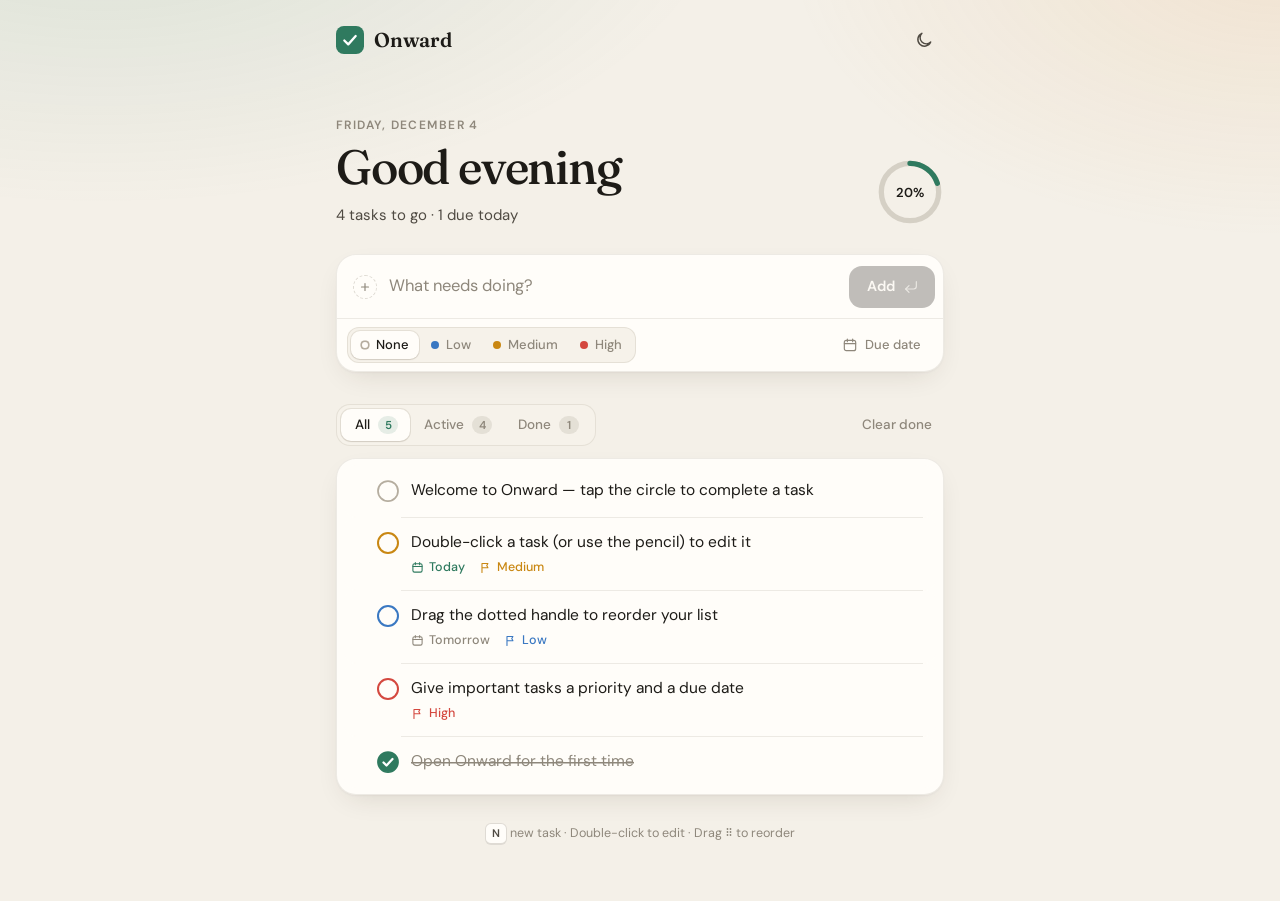
<file: index.html>
<!doctype html>
<html lang="en">
<head>
  <meta charset="utf-8">
  <meta name="viewport" content="width=device-width, initial-scale=1, viewport-fit=cover">
  <title>Onward</title>
  <meta name="description" content="Onward — a calm, beautiful todo list.">
  <meta name="theme-color" content="#f4f0e8">
  <link rel="icon" href="favicon.svg" type="image/svg+xml">
  <link rel="preconnect" href="https://fonts.googleapis.com">
  <link rel="preconnect" href="https://fonts.gstatic.com" crossorigin>
  <link rel="stylesheet" href="https://fonts.googleapis.com/css2?family=DM+Sans:opsz,wght@9..40,400;9..40,500;9..40,600&family=Fraunces:opsz,wght@9..144,400;9..144,500;9..144,600&display=swap">
  <link rel="stylesheet" href="styles.css">
  <script>
    // Apply the saved theme before first paint to avoid a flash.
    try {
      var t = JSON.parse(localStorage.getItem('onward:theme'));
      if (t === 'light' || t === 'dark') document.documentElement.dataset.theme = t;
    } catch (e) {}
  </script>
</head>
<body>
  <div class="backdrop" aria-hidden="true"></div>

  <div class="app">
    <header class="topbar">
      <div class="brand">
        <svg class="brand-mark" viewBox="0 0 32 32" aria-hidden="true">
          <rect width="32" height="32" rx="9" class="brand-bg"/>
          <path d="M9.5 16.5l4.5 4.5 8.5-9.5" class="brand-tick"/>
        </svg>
        <span>Onward</span>
      </div>
      <button class="icon-btn theme-btn" id="theme-toggle" type="button" aria-label="Switch theme">
        <svg class="i-moon" viewBox="0 0 24 24" aria-hidden="true"><path d="M20 14.5A8 8 0 1 1 9.5 4a6.5 6.5 0 0 0 10.5 10.5z"/></svg>
        <svg class="i-sun" viewBox="0 0 24 24" aria-hidden="true"><circle cx="12" cy="12" r="4"/><path d="M12 2.5v2M12 19.5v2M4.5 12h-2M21.5 12h-2M5.6 5.6l1.4 1.4M17 17l1.4 1.4M5.6 18.4L7 17M17 7l1.4-1.4"/></svg>
      </button>
    </header>

    <main>
      <section class="hero">
        <div class="hero-text">
          <p class="eyebrow" id="today-label"></p>
          <h1 class="greeting" id="greeting">Hello</h1>
          <p class="summary" id="summary"></p>
        </div>
        <div class="ring" id="ring" role="img" aria-label="No tasks yet">
          <svg viewBox="0 0 64 64" aria-hidden="true">
            <circle class="ring-track" cx="32" cy="32" r="27"/>
            <circle class="ring-bar" id="ring-bar" cx="32" cy="32" r="27"/>
          </svg>
          <span class="ring-label" id="ring-label">0%</span>
        </div>
      </section>

      <form class="composer" id="composer" autocomplete="off">
        <div class="composer-row">
          <span class="composer-icon" aria-hidden="true">
            <svg viewBox="0 0 24 24"><path d="M12 6v12M6 12h12"/></svg>
          </span>
          <label class="sr-only" for="new-title">New task</label>
          <input class="composer-input" id="new-title" type="text" placeholder="What needs doing?" maxlength="300" enterkeyhint="done">
          <button class="add-btn" id="add-btn" type="submit" disabled>
            <span>Add</span>
            <svg viewBox="0 0 24 24" aria-hidden="true"><path d="M9 10l-5 5 5 5"/><path d="M20 4v7a4 4 0 0 1-4 4H4"/></svg>
          </button>
        </div>
        <div class="composer-meta">
          <div class="prio-picker" id="new-priority" role="radiogroup" aria-label="Priority" data-value="none">
            <button type="button" class="prio-option" role="radio" aria-checked="true" data-priority="none"><span class="prio-dot"></span><span class="prio-label">None</span></button>
            <button type="button" class="prio-option" role="radio" aria-checked="false" data-priority="low" tabindex="-1"><span class="prio-dot"></span><span class="prio-label">Low</span></button>
            <button type="button" class="prio-option" role="radio" aria-checked="false" data-priority="medium" tabindex="-1"><span class="prio-dot"></span><span class="prio-label">Medium</span></button>
            <button type="button" class="prio-option" role="radio" aria-checked="false" data-priority="high" tabindex="-1"><span class="prio-dot"></span><span class="prio-label">High</span></button>
          </div>
          <div class="date-field" id="new-due" data-value="">
            <button type="button" class="date-btn" aria-haspopup="menu" aria-expanded="false">
              <svg viewBox="0 0 24 24" aria-hidden="true"><rect x="3.5" y="5" width="17" height="15.5" rx="3"/><path d="M3.5 10h17M8 3v4M16 3v4"/></svg>
              <span class="date-label">Due date</span>
            </button>
            <button type="button" class="date-clear" aria-label="Clear due date">
              <svg viewBox="0 0 24 24" aria-hidden="true"><path d="M7 7l10 10M17 7L7 17"/></svg>
            </button>
            <input type="date" class="date-input" tabindex="-1" aria-hidden="true">
          </div>
        </div>
      </form>

      <div class="toolbar">
        <div class="tabs" id="tabs" role="tablist" aria-label="Filter tasks">
          <span class="tab-indicator" id="tab-indicator" aria-hidden="true"></span>
          <button class="tab" type="button" role="tab" data-filter="all" aria-selected="true">All <span class="tab-count" data-count="all">0</span></button>
          <button class="tab" type="button" role="tab" data-filter="active" aria-selected="false">Active <span class="tab-count" data-count="active">0</span></button>
          <button class="tab" type="button" role="tab" data-filter="completed" aria-selected="false">Done <span class="tab-count" data-count="completed">0</span></button>
        </div>
        <button class="text-btn" id="clear-done" type="button">Clear done</button>
      </div>

      <section class="panel" aria-label="Tasks">
        <ul class="list" id="list"></ul>
        <div class="empty" id="empty" hidden>
          <svg class="empty-art" viewBox="0 0 160 110" aria-hidden="true">
            <g class="empty-sun">
              <path d="M44 78a36 36 0 0 1 72 0" class="sun-disc"/>
              <path d="M80 26v-12M52 36l-8-8M108 36l8-8M36 60l-11-4M124 60l11-4" class="sun-rays"/>
            </g>
            <path d="M16 79h128" class="horizon"/>
            <path d="M36 92h44M92 92h22M56 103h48" class="horizon horizon-soft"/>
          </svg>
          <h2 id="empty-title">All clear</h2>
          <p id="empty-text">Nothing on your plate.</p>
        </div>
      </section>

      <p class="hint">
        <span class="hint-desktop"><kbd>N</kbd> new task · Double-click to edit · Drag <svg class="hint-grip" viewBox="0 0 12 20" aria-hidden="true"><circle cx="3.5" cy="5" r="1.5"/><circle cx="8.5" cy="5" r="1.5"/><circle cx="3.5" cy="10" r="1.5"/><circle cx="8.5" cy="10" r="1.5"/><circle cx="3.5" cy="15" r="1.5"/><circle cx="8.5" cy="15" r="1.5"/></svg> to reorder</span>
        <span class="hint-touch">Drag the dots to reorder · Saved on this device</span>
      </p>
    </main>
  </div>

  <div class="toast" id="toast" role="status" aria-live="polite">
    <span id="toast-text"></span>
    <button type="button" id="toast-undo">Undo</button>
  </div>

  <div class="menu" id="date-menu" role="menu" aria-label="Due date">
    <button type="button" class="menu-item" role="menuitem" data-when="today">
      <svg viewBox="0 0 24 24" aria-hidden="true"><circle cx="12" cy="12" r="4"/><path d="M12 3v2M12 19v2M3 12h2M19 12h2"/></svg>
      Today <span class="menu-hint"></span>
    </button>
    <button type="button" class="menu-item" role="menuitem" data-when="tomorrow">
      <svg viewBox="0 0 24 24" aria-hidden="true"><path d="M3 17h18M6.5 17a5.5 5.5 0 0 1 11 0M12 6v3M5 10l1.5 1.5M19 10l-1.5 1.5"/></svg>
      Tomorrow <span class="menu-hint"></span>
    </button>
    <button type="button" class="menu-item" role="menuitem" data-when="next-week">
      <svg viewBox="0 0 24 24" aria-hidden="true"><path d="M5 12h12M13 7l5 5-5 5"/></svg>
      Next week <span class="menu-hint"></span>
    </button>
    <button type="button" class="menu-item" role="menuitem" data-when="pick">
      <svg viewBox="0 0 24 24" aria-hidden="true"><rect x="3.5" y="5" width="17" height="15.5" rx="3"/><path d="M3.5 10h17M8 3v4M16 3v4"/></svg>
      Pick a date…
    </button>
    <div class="menu-sep" data-when-sep></div>
    <button type="button" class="menu-item menu-item-danger" role="menuitem" data-when="none">
      <svg viewBox="0 0 24 24" aria-hidden="true"><path d="M7 7l10 10M17 7L7 17"/></svg>
      No date
    </button>
  </div>

  <template id="task-template">
    <li class="task">
      <button class="grip" type="button" aria-label="Reorder (drag, or use arrow keys)">
        <svg viewBox="0 0 12 20" aria-hidden="true"><circle cx="3.5" cy="5" r="1.5"/><circle cx="8.5" cy="5" r="1.5"/><circle cx="3.5" cy="10" r="1.5"/><circle cx="8.5" cy="10" r="1.5"/><circle cx="3.5" cy="15" r="1.5"/><circle cx="8.5" cy="15" r="1.5"/></svg>
      </button>
      <button class="check" type="button" role="checkbox" aria-checked="false">
        <svg viewBox="0 0 24 24" aria-hidden="true"><circle class="check-ring" cx="12" cy="12" r="10"/><path class="check-tick" d="M7.5 12.5l3 3 6-6.5"/></svg>
      </button>
      <div class="task-body">
        <p class="task-title"><span></span></p>
        <div class="task-meta">
          <span class="meta-chip meta-due">
            <svg viewBox="0 0 24 24" aria-hidden="true"><rect x="3.5" y="5" width="17" height="15.5" rx="3"/><path d="M3.5 10h17M8 3v4M16 3v4"/></svg>
            <span></span>
          </span>
          <span class="meta-chip meta-prio">
            <svg viewBox="0 0 24 24" aria-hidden="true"><path d="M5.5 21V4.5M5.5 4.5h11l-2.2 4 2.2 4h-11"/></svg>
            <span></span>
          </span>
        </div>
      </div>
      <div class="task-actions">
        <button class="act act-edit" type="button" aria-label="Edit task">
          <svg viewBox="0 0 24 24" aria-hidden="true"><path d="M4 20h4L18.5 9.5a2.8 2.8 0 0 0-4-4L4 16v4z"/><path d="M13 7l4 4"/></svg>
        </button>
        <button class="act act-delete" type="button" aria-label="Delete task">
          <svg viewBox="0 0 24 24" aria-hidden="true"><path d="M4 7h16M10 11v6M14 11v6M6 7l1 12a2 2 0 0 0 2 2h6a2 2 0 0 0 2-2l1-12M9 7V4h6v3"/></svg>
        </button>
      </div>
      <div class="editor">
        <input class="edit-input" type="text" maxlength="300" aria-label="Task title" enterkeyhint="done">
        <div class="editor-row">
          <div class="prio-picker" role="radiogroup" aria-label="Priority" data-value="none">
            <button type="button" class="prio-option" role="radio" aria-checked="true" data-priority="none"><span class="prio-dot"></span><span class="prio-label">None</span></button>
            <button type="button" class="prio-option" role="radio" aria-checked="false" data-priority="low" tabindex="-1"><span class="prio-dot"></span><span class="prio-label">Low</span></button>
            <button type="button" class="prio-option" role="radio" aria-checked="false" data-priority="medium" tabindex="-1"><span class="prio-dot"></span><span class="prio-label">Medium</span></button>
            <button type="button" class="prio-option" role="radio" aria-checked="false" data-priority="high" tabindex="-1"><span class="prio-dot"></span><span class="prio-label">High</span></button>
          </div>
          <div class="date-field" data-value="">
            <button type="button" class="date-btn" aria-haspopup="menu" aria-expanded="false">
              <svg viewBox="0 0 24 24" aria-hidden="true"><rect x="3.5" y="5" width="17" height="15.5" rx="3"/><path d="M3.5 10h17M8 3v4M16 3v4"/></svg>
              <span class="date-label">Due date</span>
            </button>
            <button type="button" class="date-clear" aria-label="Clear due date">
              <svg viewBox="0 0 24 24" aria-hidden="true"><path d="M7 7l10 10M17 7L7 17"/></svg>
            </button>
            <input type="date" class="date-input" tabindex="-1" aria-hidden="true">
          </div>
          <div class="editor-actions">
            <button class="btn btn-ghost act-cancel" type="button">Cancel</button>
            <button class="btn btn-primary act-save" type="button">Save</button>
          </div>
        </div>
      </div>
    </li>
  </template>

  <script src="app.js"></script>
</body>
</html>
</file>
<file: styles.css>
/* ==========================================================================
   Onward — design tokens
   ========================================================================== */

:root {
  --bg: #f4f0e8;
  --surface: #fffdf9;
  --surface-2: #f6f2ea;
  --hover: rgba(60, 45, 20, 0.055);
  --ink: #1d1b17;
  --ink-2: #4f4a42;
  --muted: #8e877b;
  --line: rgba(60, 45, 20, 0.09);
  --line-strong: rgba(60, 45, 20, 0.16);

  --accent: #2f7a5f;
  --accent-ink: #ffffff;
  --accent-soft: rgba(47, 122, 95, 0.12);
  --accent-line: rgba(47, 122, 95, 0.35);

  --high: #d4483f;
  --medium: #c98712;
  --low: #3a78c2;
  --none: #b5ad9f;
  --danger: #c4413a;
  --danger-soft: rgba(196, 65, 58, 0.1);

  --glow-1: rgba(47, 122, 95, 0.13);
  --glow-2: rgba(222, 150, 70, 0.14);

  --toast-bg: #1f1d19;
  --toast-ink: #f4f0e8;
  --toast-accent: #7fdcb2;

  --shadow-sm: 0 1px 2px rgba(50, 35, 10, 0.06), 0 1px 1px rgba(50, 35, 10, 0.04);
  --shadow: 0 1px 2px rgba(50, 35, 10, 0.04), 0 10px 30px -12px rgba(50, 35, 10, 0.16);
  --shadow-lg: 0 2px 6px rgba(50, 35, 10, 0.05), 0 28px 56px -16px rgba(50, 35, 10, 0.28);

  --radius: 20px;
  --ease: cubic-bezier(0.2, 0.8, 0.2, 1);
  --ease-in-out: cubic-bezier(0.65, 0, 0.35, 1);

  color-scheme: light;
}

@media (prefers-color-scheme: dark) {
  :root:not([data-theme="light"]) {
    --bg: #12110f;
    --surface: #1b1a17;
    --surface-2: #22201c;
    --hover: rgba(255, 245, 225, 0.055);
    --ink: #f2eee6;
    --ink-2: #c8c1b5;
    --muted: #8a8377;
    --line: rgba(255, 245, 225, 0.075);
    --line-strong: rgba(255, 245, 225, 0.15);
    --accent: #5fcb9c;
    --accent-ink: #0b1f16;
    --accent-soft: rgba(95, 203, 156, 0.14);
    --accent-line: rgba(95, 203, 156, 0.4);
    --high: #f2766d;
    --medium: #eeb44f;
    --low: #6eaaf0;
    --none: #5f5a51;
    --danger: #f2766d;
    --danger-soft: rgba(242, 118, 109, 0.12);
    --glow-1: rgba(95, 203, 156, 0.09);
    --glow-2: rgba(238, 180, 79, 0.06);
    --toast-bg: #f2eee6;
    --toast-ink: #1d1b17;
    --toast-accent: #2f7a5f;
    --shadow-sm: 0 1px 2px rgba(0, 0, 0, 0.4);
    --shadow: 0 1px 2px rgba(0, 0, 0, 0.3), 0 12px 32px -12px rgba(0, 0, 0, 0.6);
    --shadow-lg: 0 2px 6px rgba(0, 0, 0, 0.35), 0 28px 56px -16px rgba(0, 0, 0, 0.75);
    color-scheme: dark;
  }
}

:root[data-theme="dark"] {
  --bg: #12110f;
  --surface: #1b1a17;
  --surface-2: #22201c;
  --hover: rgba(255, 245, 225, 0.055);
  --ink: #f2eee6;
  --ink-2: #c8c1b5;
  --muted: #8a8377;
  --line: rgba(255, 245, 225, 0.075);
  --line-strong: rgba(255, 245, 225, 0.15);
  --accent: #5fcb9c;
  --accent-ink: #0b1f16;
  --accent-soft: rgba(95, 203, 156, 0.14);
  --accent-line: rgba(95, 203, 156, 0.4);
  --high: #f2766d;
  --medium: #eeb44f;
  --low: #6eaaf0;
  --none: #5f5a51;
  --danger: #f2766d;
  --danger-soft: rgba(242, 118, 109, 0.12);
  --glow-1: rgba(95, 203, 156, 0.09);
  --glow-2: rgba(238, 180, 79, 0.06);
  --toast-bg: #f2eee6;
  --toast-ink: #1d1b17;
  --toast-accent: #2f7a5f;
  --shadow-sm: 0 1px 2px rgba(0, 0, 0, 0.4);
  --shadow: 0 1px 2px rgba(0, 0, 0, 0.3), 0 12px 32px -12px rgba(0, 0, 0, 0.6);
  --shadow-lg: 0 2px 6px rgba(0, 0, 0, 0.35), 0 28px 56px -16px rgba(0, 0, 0, 0.75);
  color-scheme: dark;
}

[data-priority="none"] { --p: var(--none); }
[data-priority="low"] { --p: var(--low); }
[data-priority="medium"] { --p: var(--medium); }
[data-priority="high"] { --p: var(--high); }

/* ==========================================================================
   Base
   ========================================================================== */

*, *::before, *::after { box-sizing: border-box; }

[hidden] { display: none !important; }

html { -webkit-text-size-adjust: 100%; }

body {
  margin: 0;
  min-height: 100vh;
  min-height: 100dvh;
  background: var(--bg);
  color: var(--ink);
  font-family: "DM Sans", ui-sans-serif, system-ui, -apple-system, "Segoe UI", sans-serif;
  font-size: 15px;
  line-height: 1.5;
  -webkit-font-smoothing: antialiased;
  -moz-osx-font-smoothing: grayscale;
  transition: background-color 0.3s ease, color 0.3s ease;
}

button {
  font: inherit;
  color: inherit;
  background: none;
  border: 0;
  padding: 0;
  margin: 0;
  cursor: pointer;
  -webkit-tap-highlight-color: transparent;
}

input { font: inherit; color: inherit; }

svg { display: block; }

:focus-visible {
  outline: 2px solid var(--accent);
  outline-offset: 2px;
}

.sr-only {
  position: absolute;
  width: 1px;
  height: 1px;
  padding: 0;
  margin: -1px;
  overflow: hidden;
  clip: rect(0, 0, 0, 0);
  white-space: nowrap;
  border: 0;
}

.backdrop {
  position: fixed;
  inset: 0;
  z-index: -1;
  pointer-events: none;
  background:
    radial-gradient(56rem 28rem at 8% -12%, var(--glow-1), transparent 70%),
    radial-gradient(44rem 26rem at 100% -6%, var(--glow-2), transparent 70%);
}

/* Stroke icons share one look */
.icon-btn svg, .composer-icon svg, .add-btn svg, .date-btn svg, .date-clear svg,
.meta-chip svg, .act svg, .menu-item svg {
  fill: none;
  stroke: currentColor;
  stroke-width: 1.75;
  stroke-linecap: round;
  stroke-linejoin: round;
}

/* ==========================================================================
   Layout
   ========================================================================== */

.app {
  max-width: 640px;
  margin: 0 auto;
  padding:
    max(20px, env(safe-area-inset-top))
    max(16px, env(safe-area-inset-right))
    max(56px, env(safe-area-inset-bottom))
    max(16px, env(safe-area-inset-left));
}

.topbar {
  display: flex;
  align-items: center;
  justify-content: space-between;
  margin-bottom: clamp(28px, 7vh, 56px);
}

.brand {
  display: flex;
  align-items: center;
  gap: 10px;
  font-family: "Fraunces", Georgia, serif;
  font-size: 20px;
  font-weight: 600;
  letter-spacing: -0.01em;
}

.brand-mark { width: 28px; height: 28px; }
.brand-bg { fill: var(--accent); transition: fill 0.3s; }
.brand-tick {
  fill: none;
  stroke: var(--accent-ink);
  stroke-width: 2.6;
  stroke-linecap: round;
  stroke-linejoin: round;
}

.icon-btn {
  width: 40px;
  height: 40px;
  border-radius: 12px;
  display: grid;
  place-items: center;
  color: var(--ink-2);
  transition: background-color 0.2s, color 0.2s, transform 0.2s var(--ease);
}
.icon-btn:hover { background: var(--hover); color: var(--ink); }
.icon-btn:active { transform: scale(0.94); }
.icon-btn svg { width: 20px; height: 20px; }

.theme-btn[data-mode="dark"] .i-moon,
.theme-btn:not([data-mode="dark"]) .i-sun { display: none; }

/* ==========================================================================
   Hero
   ========================================================================== */

.hero {
  display: flex;
  align-items: flex-end;
  justify-content: space-between;
  gap: 20px;
  margin-bottom: 28px;
}

.hero-text { min-width: 0; }

.eyebrow {
  margin: 0 0 8px;
  font-size: 12px;
  font-weight: 600;
  letter-spacing: 0.12em;
  text-transform: uppercase;
  color: var(--muted);
}

.greeting {
  margin: 0;
  font-family: "Fraunces", Georgia, serif;
  font-optical-sizing: auto;
  font-weight: 500;
  font-size: clamp(34px, 8vw, 48px);
  line-height: 1.04;
  letter-spacing: -0.025em;
}

.summary {
  margin: 12px 0 0;
  font-size: 15px;
  color: var(--ink-2);
}
.summary .warn { color: var(--high); }

.ring {
  position: relative;
  flex-shrink: 0;
  width: 68px;
  height: 68px;
}
.ring svg { width: 100%; height: 100%; transform: rotate(-90deg); }
.ring circle { fill: none; stroke-width: 5; }
.ring-track { stroke: var(--line-strong); }
.ring-bar {
  stroke: var(--accent);
  stroke-linecap: round;
  transition: stroke-dashoffset 0.8s var(--ease-in-out), stroke 0.3s;
}
.ring-label {
  position: absolute;
  inset: 0;
  display: grid;
  place-items: center;
  font-size: 13px;
  font-weight: 600;
  font-variant-numeric: tabular-nums;
}
.ring.pop { animation: ring-pop 0.6s var(--ease); }

@keyframes ring-pop {
  0% { transform: scale(1); }
  35% { transform: scale(1.12); }
  100% { transform: scale(1); }
}

/* ==========================================================================
   Composer
   ========================================================================== */

.composer {
  background: var(--surface);
  border: 1px solid var(--line);
  border-radius: var(--radius);
  box-shadow: var(--shadow);
  transition: box-shadow 0.25s, border-color 0.25s, background-color 0.3s;
}
.composer:focus-within {
  border-color: var(--accent-line);
  box-shadow: 0 0 0 4px var(--accent-soft), var(--shadow-lg);
}
.composer.shake { animation: shake 0.35s; }

.composer-row {
  display: flex;
  align-items: center;
  gap: 12px;
  padding: 8px 8px 8px 16px;
}

.composer-icon {
  flex-shrink: 0;
  width: 24px;
  height: 24px;
  display: grid;
  place-items: center;
  border-radius: 50%;
  border: 1.5px dashed var(--line-strong);
  color: var(--muted);
  transition: border-color 0.25s, color 0.25s, transform 0.3s var(--ease);
}
.composer-icon svg { width: 14px; height: 14px; stroke-width: 2; }
.composer:focus-within .composer-icon {
  border-color: var(--accent);
  color: var(--accent);
  transform: rotate(90deg);
}

.composer-input {
  flex: 1;
  min-width: 0;
  border: 0;
  outline: none;
  background: transparent;
  font-size: 16.5px;
  padding: 11px 0;
}
.composer-input::placeholder { color: var(--muted); opacity: 1; }

.add-btn {
  flex-shrink: 0;
  display: inline-flex;
  align-items: center;
  gap: 8px;
  height: 42px;
  padding: 0 16px 0 18px;
  border-radius: 13px;
  background: var(--ink);
  color: var(--bg);
  font-weight: 600;
  font-size: 14.5px;
  transition: transform 0.2s var(--ease), opacity 0.2s, box-shadow 0.2s;
}
.add-btn svg { width: 16px; height: 16px; opacity: 0.7; }
.add-btn:disabled { opacity: 0.28; cursor: default; }
.add-btn:not(:disabled):hover { transform: translateY(-1px); box-shadow: var(--shadow); }
.add-btn:not(:disabled):active { transform: scale(0.96); }

.composer-meta {
  display: flex;
  align-items: center;
  justify-content: space-between;
  flex-wrap: wrap;
  gap: 8px;
  padding: 8px 10px;
  border-top: 1px solid var(--line);
}

/* Priority picker (shared by composer + editor) */
.prio-picker {
  display: inline-flex;
  gap: 2px;
  padding: 3px;
  border-radius: 12px;
  background: var(--surface-2);
  border: 1px solid var(--line);
}

.prio-option {
  display: inline-flex;
  align-items: center;
  gap: 7px;
  height: 28px;
  padding: 0 10px;
  border-radius: 9px;
  font-size: 13px;
  font-weight: 500;
  color: var(--muted);
  transition: background-color 0.2s, color 0.2s, box-shadow 0.2s;
}
.prio-option:hover { color: var(--ink); }
.prio-option[aria-checked="true"] {
  background: var(--surface);
  color: var(--ink);
  box-shadow: var(--shadow-sm), 0 0 0 1px var(--line);
}

.prio-dot {
  width: 8px;
  height: 8px;
  border-radius: 50%;
  background: var(--p);
  transition: transform 0.2s var(--ease);
}
.prio-option[data-priority="none"] .prio-dot {
  background: transparent;
  box-shadow: inset 0 0 0 1.5px var(--none);
}
.prio-option[aria-checked="true"] .prio-dot { transform: scale(1.2); }

/* Date field (shared) */
.date-field {
  position: relative;
  display: inline-flex;
  align-items: center;
  border-radius: 11px;
  color: var(--muted);
}

.date-btn {
  display: inline-flex;
  align-items: center;
  gap: 7px;
  height: 34px;
  padding: 0 12px;
  border-radius: 11px;
  font-size: 13px;
  font-weight: 500;
  color: inherit;
  transition: background-color 0.2s, color 0.2s, padding 0.2s;
}
.date-btn svg { width: 16px; height: 16px; }
.date-btn:hover { background: var(--hover); color: var(--ink); }

.date-field.has-value { color: var(--accent); }
.date-field.has-value .date-btn { background: var(--accent-soft); padding-right: 32px; }
.date-field.has-value .date-btn:hover { color: var(--accent); filter: brightness(0.97); }
.date-field[data-state="overdue"] { color: var(--high); }
.date-field[data-state="overdue"] .date-btn { background: var(--danger-soft); }
.date-field[data-state="overdue"] .date-btn:hover { color: var(--high); }

.date-clear {
  position: absolute;
  right: 6px;
  width: 22px;
  height: 22px;
  border-radius: 50%;
  display: none;
  place-items: center;
  color: inherit;
  transition: background-color 0.2s;
}
.date-clear svg { width: 13px; height: 13px; stroke-width: 2.2; }
.date-clear:hover { background: var(--hover); }
.date-field.has-value .date-clear { display: grid; }

.date-input {
  position: absolute;
  left: 0;
  bottom: 0;
  width: 1px;
  height: 1px;
  padding: 0;
  border: 0;
  opacity: 0;
  pointer-events: none;
}

/* ==========================================================================
   Toolbar / tabs
   ========================================================================== */

.toolbar {
  display: flex;
  align-items: center;
  justify-content: space-between;
  gap: 12px;
  margin: 32px 0 12px;
}

.tabs {
  position: relative;
  display: inline-flex;
  padding: 4px;
  border-radius: 14px;
  background: var(--surface-2);
  border: 1px solid var(--line);
}

.tab-indicator {
  position: absolute;
  top: 4px;
  bottom: 4px;
  left: 0;
  width: 0;
  border-radius: 10px;
  background: var(--surface);
  box-shadow: var(--shadow-sm), 0 0 0 1px var(--line);
  transition: transform 0.4s var(--ease), width 0.4s var(--ease);
}

.tab {
  position: relative;
  z-index: 1;
  display: inline-flex;
  align-items: center;
  gap: 8px;
  height: 32px;
  padding: 0 12px 0 14px;
  border-radius: 10px;
  font-size: 13.5px;
  font-weight: 500;
  color: var(--muted);
  transition: color 0.2s;
}
.tab:hover, .tab[aria-selected="true"] { color: var(--ink); }

.tab-count {
  display: inline-grid;
  place-items: center;
  min-width: 20px;
  height: 18px;
  padding: 0 6px;
  border-radius: 9px;
  background: var(--line);
  font-size: 11.5px;
  font-weight: 600;
  font-variant-numeric: tabular-nums;
  transition: background-color 0.2s, color 0.2s;
}
.tab[aria-selected="true"] .tab-count { background: var(--accent-soft); color: var(--accent); }

.text-btn {
  height: 34px;
  padding: 0 12px;
  border-radius: 10px;
  font-size: 13.5px;
  font-weight: 500;
  color: var(--muted);
  transition: color 0.2s, background-color 0.2s, opacity 0.2s;
}
.text-btn:hover:not(:disabled) { color: var(--danger); background: var(--danger-soft); }
.text-btn:disabled { opacity: 0; pointer-events: none; }

/* ==========================================================================
   Task list
   ========================================================================== */

.panel {
  position: relative;
  background: var(--surface);
  border: 1px solid var(--line);
  border-radius: var(--radius);
  box-shadow: var(--shadow);
  transition: background-color 0.3s;
}

.list {
  list-style: none;
  margin: 0;
  padding: 6px;
}
.list:empty { padding: 0; }

.task {
  position: relative;
  display: grid;
  grid-template-columns: 18px 26px minmax(0, 1fr) auto;
  align-items: start;
  column-gap: 10px;
  padding: 13px 8px 13px 4px;
  border-radius: 14px;
  background: var(--surface);
  transition: background-color 0.2s;
}

/* Inset hairline divider, aligned with the title text */
.task::before {
  content: "";
  position: absolute;
  top: 0;
  left: 58px;
  right: 14px;
  height: 1px;
  background: var(--line);
  transition: opacity 0.2s;
}
.task:first-child::before,
.task:hover::before,
.task:hover + .task::before,
.task.editing::before,
.task.editing + .task::before,
.task.leaving + .task::before { opacity: 0; }

.task:hover { background: var(--surface-2); }

.task.entering { animation: task-in 0.42s var(--ease) both; }

@keyframes task-in {
  from { opacity: 0; transform: translateY(-8px) scale(0.985); }
  to { opacity: 1; transform: none; }
}

.task.leaving {
  overflow: hidden;
  opacity: 0;
  padding-top: 0;
  padding-bottom: 0;
  pointer-events: none;
  transition: height 0.32s var(--ease-in-out), opacity 0.2s, padding 0.32s var(--ease-in-out);
}

/* Grip */
.grip {
  width: 18px;
  height: 26px;
  display: grid;
  place-items: center;
  border-radius: 6px;
  color: var(--muted);
  opacity: 0;
  cursor: grab;
  touch-action: none;
  transition: opacity 0.2s, color 0.2s;
}
.grip svg { width: 10px; height: 16px; fill: currentColor; }
.task:hover .grip, .grip:focus-visible { opacity: 0.75; }
.grip:hover { color: var(--ink); }

/* Checkbox */
.check {
  width: 26px;
  height: 26px;
  display: grid;
  place-items: center;
  border-radius: 50%;
}
.check svg { width: 24px; height: 24px; overflow: visible; }
.check-ring {
  fill: transparent;
  stroke: var(--p);
  stroke-width: 1.75;
  transition: fill 0.25s, stroke 0.25s;
}
.task[data-priority="high"] .check-ring,
.task[data-priority="medium"] .check-ring,
.task[data-priority="low"] .check-ring { stroke-width: 2; }
.check-tick {
  fill: none;
  stroke: var(--accent-ink);
  stroke-width: 2.25;
  stroke-linecap: round;
  stroke-linejoin: round;
  stroke-dasharray: 16;
  stroke-dashoffset: 16;
  transition: stroke-dashoffset 0.3s 0.06s var(--ease-in-out);
}
.task:not(.done) .check:hover .check-ring {
  fill: color-mix(in srgb, var(--p) 12%, transparent);
}
.task:not(.done) .check:hover .check-tick {
  stroke: var(--p);
  stroke-dashoffset: 0;
  opacity: 0.6;
  transition: none;
}
.task.done .check-ring { fill: var(--accent); stroke: var(--accent); }
.task.done .check-tick { stroke-dashoffset: 0; }
.task.just-checked .check { animation: check-pop 0.45s var(--ease); }

@keyframes check-pop {
  0% { transform: scale(1); }
  30% { transform: scale(0.82); }
  65% { transform: scale(1.12); }
  100% { transform: scale(1); }
}

/* Body */
.task-body { min-width: 0; padding-top: 1px; }

.task-title {
  margin: 0;
  font-size: 15.5px;
  line-height: 1.5;
  color: var(--ink);
  overflow-wrap: anywhere;
  cursor: text;
  transition: color 0.3s;
}
/* Animated strikethrough */
.task-title span {
  background: linear-gradient(currentColor, currentColor) no-repeat 0 58% / 0 1.5px;
  -webkit-box-decoration-break: clone;
  box-decoration-break: clone;
  transition: background-size 0.4s var(--ease-in-out);
}
.task.done .task-title { color: var(--muted); }
.task.done .task-title span { background-size: 100% 1.5px; }

.task-meta {
  display: flex;
  flex-wrap: wrap;
  gap: 4px 14px;
  margin-top: 4px;
  font-size: 12.5px;
  font-weight: 500;
  color: var(--muted);
}
.meta-chip { display: inline-flex; align-items: center; gap: 5px; }
.meta-chip svg { width: 13px; height: 13px; stroke-width: 2; }
.meta-due[data-state="today"] { color: var(--accent); }
.meta-due[data-state="overdue"] { color: var(--high); }
.meta-prio { color: var(--p); }
.task.done .meta-chip { color: var(--muted); }

/* Actions */
.task-actions {
  display: flex;
  gap: 2px;
  margin: -3px 0 -3px;
  opacity: 0;
  transition: opacity 0.2s;
}
.task:hover .task-actions,
.task:focus-within .task-actions { opacity: 1; }

.act {
  width: 32px;
  height: 32px;
  display: grid;
  place-items: center;
  border-radius: 9px;
  color: var(--muted);
  transition: background-color 0.2s, color 0.2s;
}
.act svg { width: 17px; height: 17px; }
.act:hover { background: var(--hover); color: var(--ink); }
.act-delete:hover { background: var(--danger-soft); color: var(--danger); }

/* Inline editor */
.editor { display: none; grid-column: 3 / -1; min-width: 0; }
.task.editing { background: var(--surface-2); box-shadow: inset 0 0 0 1px var(--line); }
.task.editing .task-body,
.task.editing .task-actions { display: none; }
.task.editing .editor { display: block; }
.task.editing .grip { visibility: hidden; }

.edit-input {
  width: 100%;
  padding: 0;
  border: 0;
  outline: none;
  background: transparent;
  font-size: 16px;
  line-height: 1.5;
}

.editor-row {
  display: flex;
  flex-wrap: wrap;
  align-items: center;
  gap: 8px;
  margin-top: 10px;
}
.editor .prio-picker { background: var(--surface); }
.editor-actions { display: flex; gap: 6px; margin-left: auto; }

.btn {
  height: 32px;
  padding: 0 14px;
  border-radius: 10px;
  font-size: 13.5px;
  font-weight: 600;
  transition: background-color 0.2s, color 0.2s, transform 0.15s var(--ease);
}
.btn:active { transform: scale(0.96); }
.btn-ghost { color: var(--muted); }
.btn-ghost:hover { background: var(--hover); color: var(--ink); }
.btn-primary { background: var(--ink); color: var(--bg); }

/* Drag state */
.task.dragging {
  z-index: 10;
  background: var(--surface);
  box-shadow: var(--shadow-lg), 0 0 0 1px var(--line);
  transition: box-shadow 0.2s;
  cursor: grabbing;
}
.task.dragging .grip { opacity: 1; cursor: grabbing; }
.list.is-dragging .task:not(.dragging) { transition: transform 0.28s var(--ease); }
.list.is-dragging .task::before,
.list.is-dragging .task-actions { opacity: 0; }
.list.is-dragging .task:hover:not(.dragging) { background: var(--surface); }
body.is-grabbing { cursor: grabbing; user-select: none; -webkit-user-select: none; }

/* ==========================================================================
   Empty state
   ========================================================================== */

.empty {
  padding: 52px 24px 56px;
  text-align: center;
  animation: fade-up 0.5s var(--ease) both;
}
.empty-art { width: 140px; height: 96px; margin: 0 auto 18px; overflow: visible; }
.empty-art path { fill: none; stroke-linecap: round; stroke-linejoin: round; }
.sun-disc { stroke: var(--accent); stroke-width: 3; fill: var(--accent-soft) !important; }
.sun-rays { stroke: var(--accent); stroke-width: 3; opacity: 0.55; }
.horizon { stroke: var(--line-strong); stroke-width: 3; }
.horizon-soft { stroke: var(--line); }
.empty-sun { animation: rise 4s var(--ease-in-out) infinite alternate; transform-origin: 80px 78px; }

.empty h2 {
  margin: 0 0 6px;
  font-family: "Fraunces", Georgia, serif;
  font-weight: 500;
  font-size: 24px;
  letter-spacing: -0.015em;
}
.empty p { margin: 0 auto; max-width: 300px; color: var(--muted); font-size: 14.5px; }

@keyframes rise {
  from { transform: translateY(3px); }
  to { transform: translateY(-3px); }
}
@keyframes fade-up {
  from { opacity: 0; transform: translateY(6px); }
  to { opacity: 1; transform: none; }
}
@keyframes shake {
  20%, 60% { transform: translateX(-5px); }
  40%, 80% { transform: translateX(5px); }
}

/* ==========================================================================
   Hint, toast, menu, confetti
   ========================================================================== */

.hint {
  margin: 28px 0 0;
  text-align: center;
  font-size: 12.5px;
  color: var(--muted);
}
.hint-touch { display: none; }
.hint-grip { display: inline-block; width: 8px; height: 12px; vertical-align: -1px; fill: currentColor; }

kbd {
  display: inline-block;
  min-width: 20px;
  padding: 1px 6px;
  border-radius: 6px;
  border: 1px solid var(--line-strong);
  border-bottom-width: 2px;
  background: var(--surface);
  font-family: inherit;
  font-size: 11px;
  font-weight: 600;
  line-height: 1.5;
  text-align: center;
  color: var(--ink-2);
}

.toast {
  position: fixed;
  left: 50%;
  bottom: max(24px, env(safe-area-inset-bottom));
  z-index: 50;
  display: flex;
  align-items: center;
  gap: 14px;
  max-width: calc(100vw - 32px);
  padding: 8px 8px 8px 18px;
  border-radius: 14px;
  background: var(--toast-bg);
  color: var(--toast-ink);
  box-shadow: var(--shadow-lg);
  font-size: 14px;
  white-space: nowrap;
  opacity: 0;
  pointer-events: none;
  transform: translate(-50%, 24px) scale(0.96);
  transition: transform 0.4s cubic-bezier(0.2, 0.9, 0.25, 1.2), opacity 0.25s;
}
.toast.show { opacity: 1; pointer-events: auto; transform: translate(-50%, 0) scale(1); }
.toast span { overflow: hidden; text-overflow: ellipsis; }
.toast button {
  flex-shrink: 0;
  height: 32px;
  padding: 0 12px;
  border-radius: 9px;
  font-weight: 600;
  color: var(--toast-accent);
  transition: background-color 0.2s;
}
.toast button:hover { background: color-mix(in srgb, var(--toast-ink) 10%, transparent); }

.menu {
  position: fixed;
  top: 0;
  left: 0;
  z-index: 60;
  width: 232px;
  padding: 6px;
  border-radius: 14px;
  background: var(--surface);
  border: 1px solid var(--line);
  box-shadow: var(--shadow-lg);
  visibility: hidden;
  opacity: 0;
  transform: translateY(-4px) scale(0.98);
  transform-origin: top left;
  transition: opacity 0.16s, transform 0.16s var(--ease), visibility 0s 0.16s;
}
.menu.open {
  visibility: visible;
  opacity: 1;
  transform: none;
  transition: opacity 0.16s, transform 0.16s var(--ease), visibility 0s;
}
.menu.above { transform-origin: bottom left; }

.menu-item {
  display: flex;
  align-items: center;
  gap: 10px;
  width: 100%;
  height: 38px;
  padding: 0 10px;
  border-radius: 9px;
  font-size: 14px;
  text-align: left;
  transition: background-color 0.15s;
}
.menu-item svg { width: 17px; height: 17px; color: var(--muted); }
.menu-item:hover, .menu-item:focus-visible { background: var(--hover); outline: none; }
.menu-hint { margin-left: auto; font-size: 12.5px; color: var(--muted); }
.menu-item-danger:hover, .menu-item-danger:focus-visible { color: var(--danger); background: var(--danger-soft); }
.menu-item-danger:hover svg, .menu-item-danger:focus-visible svg { color: var(--danger); }
.menu-sep { height: 1px; margin: 4px 6px; background: var(--line); }

.confetti {
  position: fixed;
  z-index: 70;
  width: 7px;
  height: 11px;
  border-radius: 2px;
  pointer-events: none;
}

/* ==========================================================================
   Responsive + accessibility
   ========================================================================== */

@media (hover: none) {
  .grip { opacity: 0.45; }
  .task-actions { opacity: 1; }
  .act { color: var(--muted); }
  .hint-desktop { display: none; }
  .hint-touch { display: inline; }
}

@media (max-width: 520px) {
  .hero { gap: 14px; }
  .ring { width: 58px; height: 58px; }
  .ring-label { font-size: 12px; }
  .composer-row { padding-left: 14px; }
  .add-btn { padding: 0 14px; }
  .add-btn span { display: none; }
  .add-btn svg { opacity: 1; }
  .prio-option { padding: 0 9px; }
  .prio-option:not([aria-checked="true"]) .prio-label { display: none; }
  .tab { padding: 0 10px; }
  .task { column-gap: 8px; }
  .task::before { left: 52px; }
  .act { width: 30px; }
  .editor-actions { margin-left: 0; width: 100%; justify-content: flex-end; }
}

@media (prefers-reduced-motion: reduce) {
  *, *::before, *::after {
    animation-duration: 0.01ms !important;
    animation-iteration-count: 1 !important;
    transition-duration: 0.01ms !important;
  }
}
</file>
